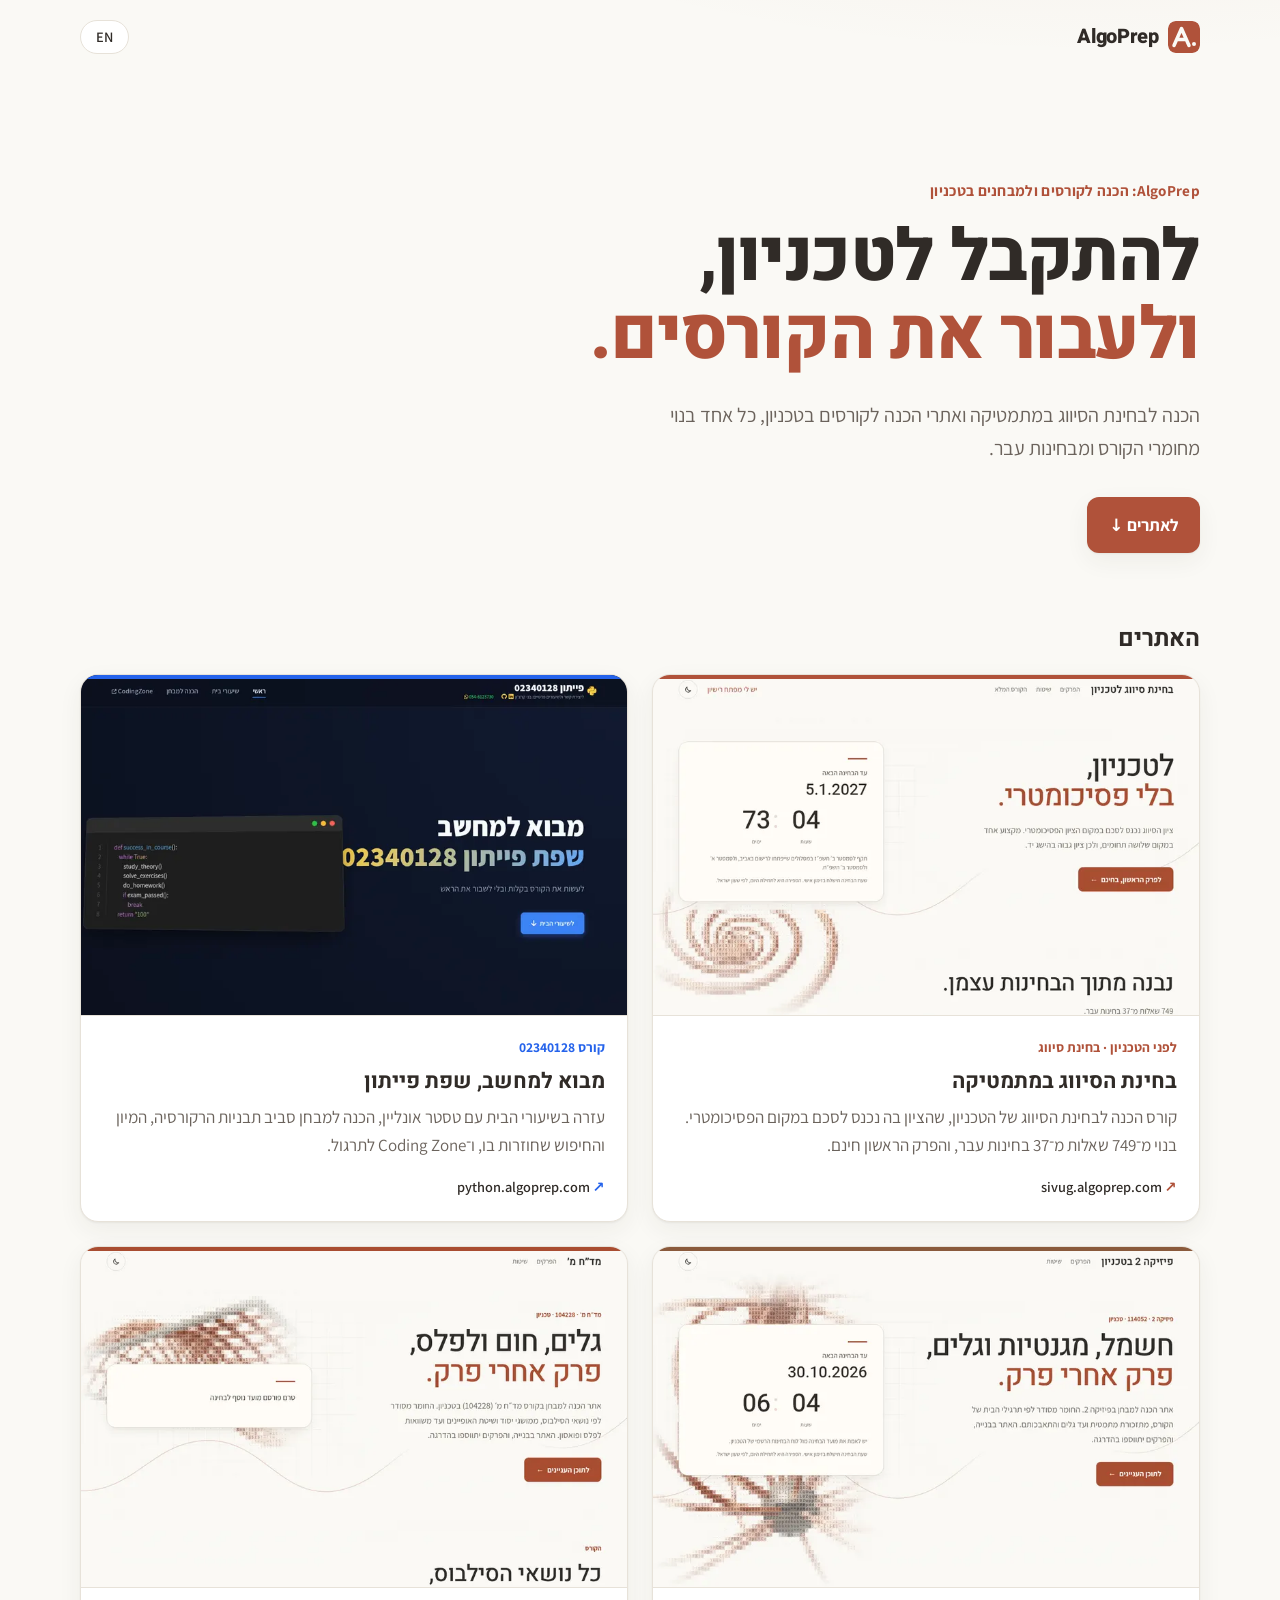
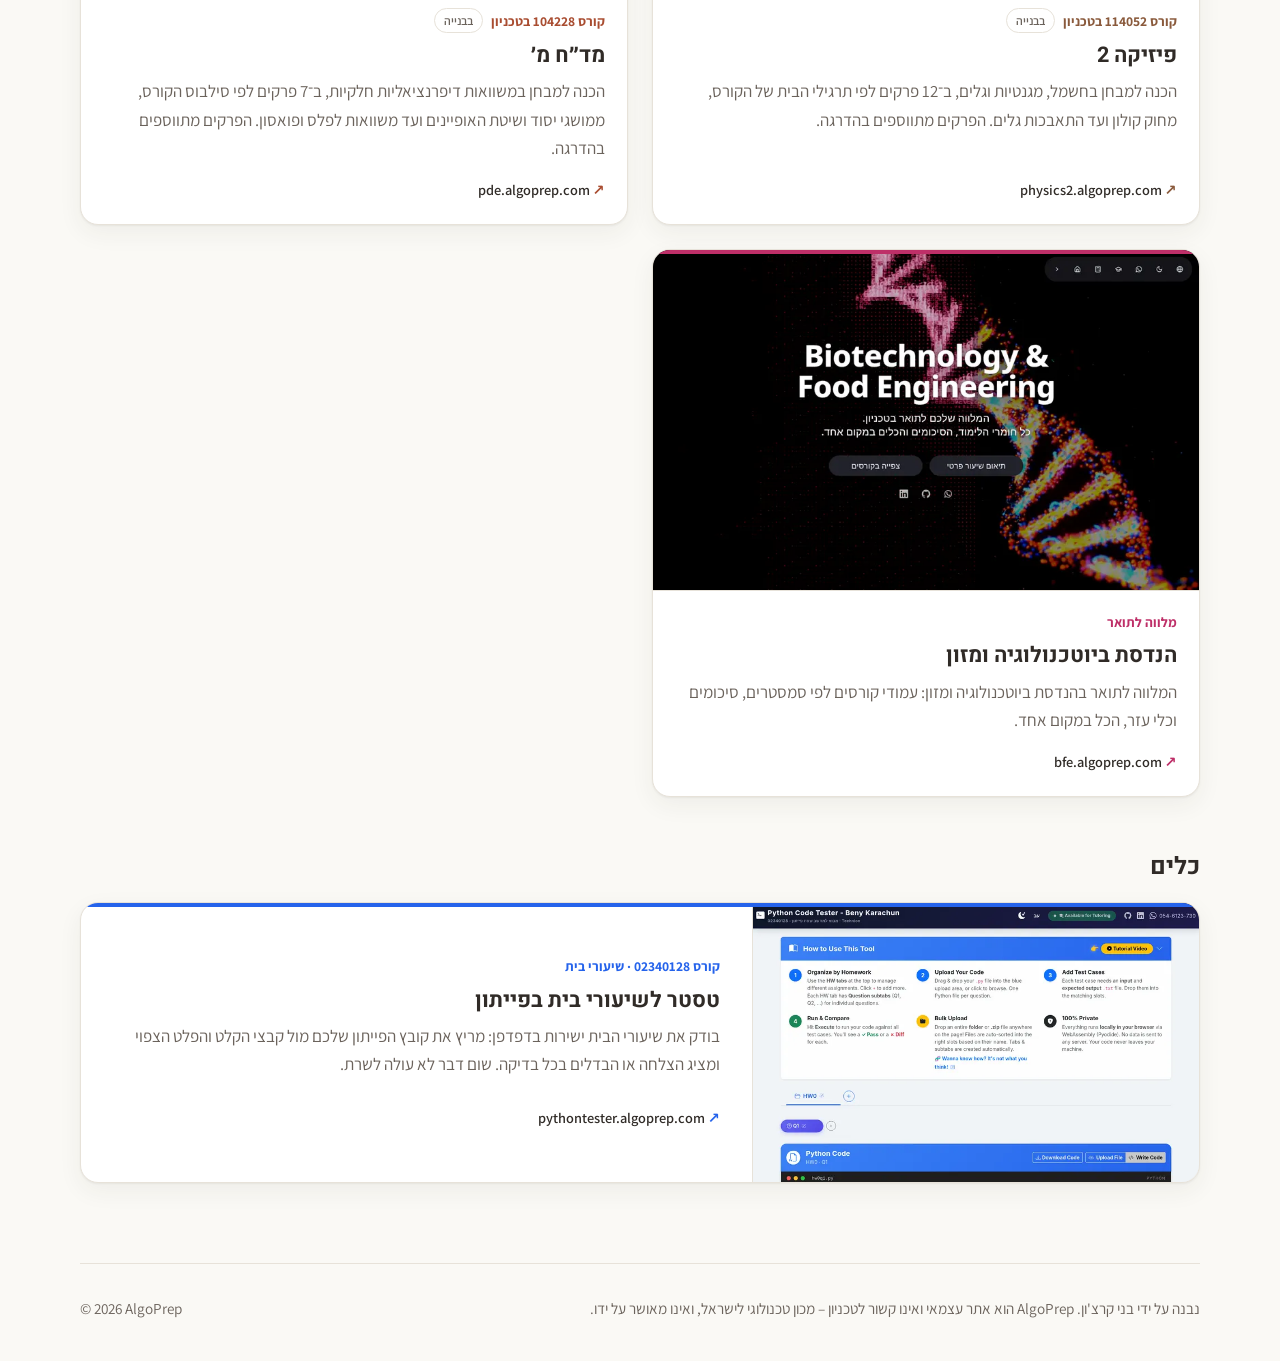
<file: index.html>
<!doctype html>
<html lang="he" dir="rtl">
<head>
<meta charset="utf-8">
<meta name="viewport" content="width=device-width, initial-scale=1">
<title>AlgoPrep · הכנה לקורסים ולמבחנים בטכניון</title>
<meta name="description" content="AlgoPrep: אתרי הכנה לקורסים ולמבחנים בטכניון. בחינת הסיווג במתמטיקה, מבוא למחשב בפייתון, פיזיקה 2, חומרי הלימוד של הנדסת ביוטכנולוגיה ומזון, וטסטר לשיעורי בית בפייתון.">
<meta name="theme-color" content="#FAF9F5" media="(prefers-color-scheme: light)">
<meta name="theme-color" content="#1C1A18" media="(prefers-color-scheme: dark)">
<link rel="canonical" href="https://algoprep.com/">
<link rel="icon" href="/assets/favicon.svg" type="image/svg+xml">
<link rel="icon" href="/favicon.png" type="image/png" sizes="32x32">
<link rel="apple-touch-icon" href="/assets/apple-touch-icon.png">
<meta property="og:type" content="website">
<meta property="og:site_name" content="AlgoPrep">
<meta property="og:locale" content="he_IL">
<meta property="og:url" content="https://algoprep.com/">
<meta property="og:title" content="AlgoPrep · הכנה לקורסים ולמבחנים בטכניון">
<meta property="og:description" content="בחינת הסיווג, מבוא למחשב בפייתון, פיזיקה 2 והנדסת ביוטכנולוגיה ומזון. כל אתרי ההכנה במקום אחד.">
<meta property="og:image" content="https://algoprep.com/assets/og-image.png">
<meta property="og:image:width" content="1200">
<meta property="og:image:height" content="630">
<meta name="twitter:card" content="summary_large_image">
<link rel="preconnect" href="https://fonts.googleapis.com">
<link rel="preconnect" href="https://fonts.gstatic.com" crossorigin>
<link rel="stylesheet" href="https://fonts.googleapis.com/css2?family=Assistant:wght@400;600;700&family=Heebo:wght@500;700;800&display=swap">
<link rel="stylesheet" href="/assets/style.css">
</head>
<body>
<a class="skip" href="#sites" data-en="Skip to content">דילוג לתוכן</a>

<header class="top wrap">
  <a class="brand" href="/" aria-label="AlgoPrep">
    <img src="/assets/favicon.svg" alt="" width="32" height="32">
    <span>AlgoPrep</span>
  </a>
  <button class="lang" type="button" id="lang" aria-label="Switch to English" data-en-label="עברית">EN</button>
</header>

<main>
  <section class="hero wrap">
    <p class="eyebrow" data-en="AlgoPrep: prep for Technion courses and exams">AlgoPrep: הכנה לקורסים ולמבחנים בטכניון</p>
    <h1><span data-en="Getting into the Technion,">להתקבל לטכניון,</span> <em data-en="and getting through it.">ולעבור את הקורסים.</em></h1>
    <p class="lead" data-en="Prep for the Technion math classification exam, and study sites for specific courses. Each one is built from the course material and past exams.">הכנה לבחינת הסיווג במתמטיקה ואתרי הכנה לקורסים בטכניון, כל אחד בנוי מחומרי הקורס ומבחינות עבר.</p>
    <a class="cta" href="#sites" data-en="See the sites ↓">לאתרים ↓</a>
  </section>

  <section id="sites" class="wrap" aria-labelledby="sites-title">
    <h2 id="sites-title" class="section-title" data-en="The sites">האתרים</h2>
    <ul class="grid">
      <li class="card" style="--accent:#B0523A">
        <a class="thumb" href="https://sivug.algoprep.com" tabindex="-1" aria-hidden="true"><img src="/assets/shots/sivug.webp" alt="" width="800" height="500" loading="lazy"></a>
        <div class="body">
          <p class="tag" data-en="Before the Technion · Classification exam">לפני הטכניון · בחינת סיווג</p>
          <h3><a href="https://sivug.algoprep.com" data-en="Math classification exam">בחינת הסיווג במתמטיקה</a></h3>
          <p data-en="A prep course for the Technion math classification exam, whose score counts toward admission instead of the psychometric exam. Built from 749 questions across 37 past exams; the first chapter is free.">קורס הכנה לבחינת הסיווג של הטכניון, שהציון בה נכנס לסכם במקום הפסיכומטרי. בנוי מ־749 שאלות מ־37 בחינות עבר, והפרק הראשון חינם.</p>
          <span class="url" dir="ltr">sivug.algoprep.com</span>
        </div>
      </li>
      <li class="card" style="--accent:#2563EB">
        <a class="thumb" href="https://python.algoprep.com" tabindex="-1" aria-hidden="true"><img src="/assets/shots/python.webp" alt="" width="800" height="500" loading="lazy"></a>
        <div class="body">
          <p class="tag" data-en="Course 02340128">קורס 02340128</p>
          <h3><a href="https://python.algoprep.com" data-en="Intro to CS in Python">מבוא למחשב, שפת פייתון</a></h3>
          <p data-en="Homework help with an online homework tester, exam prep built around recurring recursion, sorting and search patterns, and the Coding Zone for practice.">עזרה בשיעורי הבית עם טסטר אונליין, הכנה למבחן סביב תבניות הרקורסיה, המיון והחיפוש שחוזרות בו, ו־Coding Zone לתרגול.</p>
          <span class="url" dir="ltr">python.algoprep.com</span>
        </div>
      </li>
      <li class="card" style="--accent:#8A5A3C">
        <a class="thumb" href="https://physics2.algoprep.com" tabindex="-1" aria-hidden="true"><img src="/assets/shots/physics2.webp" alt="" width="800" height="500" loading="lazy"></a>
        <div class="body">
          <p class="tag"><span data-en="Technion course 114052">קורס 114052 בטכניון</span> <span class="badge" data-en="In progress">בבנייה</span></p>
          <h3><a href="https://physics2.algoprep.com" data-en="Physics 2">פיזיקה 2</a></h3>
          <p data-en="Exam prep for electricity, magnetism and waves, in 12 chapters that follow the course homework, from Coulomb's law to wave interference. Chapters are being added gradually.">הכנה למבחן בחשמל, מגנטיות וגלים, ב־12 פרקים לפי תרגילי הבית של הקורס, מחוק קולון ועד התאבכות גלים. הפרקים מתווספים בהדרגה.</p>
          <span class="url" dir="ltr">physics2.algoprep.com</span>
        </div>
      </li>
      <li class="card" style="--accent:#A94D31">
        <a class="thumb" href="https://pde.algoprep.com" tabindex="-1" aria-hidden="true"><img src="/assets/shots/pde.webp" alt="" width="800" height="500" loading="lazy"></a>
        <div class="body">
          <p class="tag"><span data-en="Technion course 104228">קורס 104228 בטכניון</span> <span class="badge" data-en="In progress">בבנייה</span></p>
          <h3><a href="https://pde.algoprep.com" data-en="Partial Differential Equations">מד״ח מ׳</a></h3>
          <p data-en="Exam prep for partial differential equations, in 7 chapters that follow the course syllabus, from basic concepts and the method of characteristics to the Laplace and Poisson equations. Chapters are being added gradually.">הכנה למבחן במשוואות דיפרנציאליות חלקיות, ב־7 פרקים לפי סילבוס הקורס, ממושגי יסוד ושיטת האופיינים ועד משוואות לפלס ופואסון. הפרקים מתווספים בהדרגה.</p>
          <span class="url" dir="ltr">pde.algoprep.com</span>
        </div>
      </li>
      <li class="card" style="--accent:#BE2F68">
        <a class="thumb" href="https://bfe.algoprep.com" tabindex="-1" aria-hidden="true"><img src="/assets/shots/bfe.webp" alt="" width="800" height="500" loading="lazy"></a>
        <div class="body">
          <p class="tag" data-en="Degree companion">מלווה לתואר</p>
          <h3><a href="https://bfe.algoprep.com" data-en="Biotechnology &amp; Food Engineering">הנדסת ביוטכנולוגיה ומזון</a></h3>
          <p data-en="A companion for the Biotechnology and Food Engineering degree: course pages organized by semester, summaries, and study tools in one place.">המלווה לתואר בהנדסת ביוטכנולוגיה ומזון: עמודי קורסים לפי סמסטרים, סיכומים וכלי עזר, הכל במקום אחד.</p>
          <span class="url" dir="ltr">bfe.algoprep.com</span>
        </div>
      </li>
    </ul>
  </section>
  <section id="tools" class="wrap tools" aria-labelledby="tools-title">
    <h2 id="tools-title" class="section-title" data-en="Tools">כלים</h2>
    <ul class="grid grid-tools">
      <li class="card card-wide" style="--accent:#2563EB">
        <a class="thumb" href="https://pythontester.algoprep.com" tabindex="-1" aria-hidden="true"><img src="/assets/shots/pythontester.webp" alt="" width="800" height="500" loading="lazy"></a>
        <div class="body">
          <p class="tag" data-en="Course 02340128 · Homework">קורס 02340128 · שיעורי בית</p>
          <h3><a href="https://pythontester.algoprep.com" data-en="Python homework tester">טסטר לשיעורי בית בפייתון</a></h3>
          <p data-en="Checks your homework right in the browser: it runs your .py file against the input and expected-output files and shows a pass or a diff for each test. Nothing is uploaded to a server.">בודק את שיעורי הבית ישירות בדפדפן: מריץ את קובץ הפייתון שלכם מול קבצי הקלט והפלט הצפוי ומציג הצלחה או הבדלים בכל בדיקה. שום דבר לא עולה לשרת.</p>
          <span class="url" dir="ltr">pythontester.algoprep.com</span>
        </div>
      </li>
    </ul>
  </section>
</main>

<footer class="foot wrap">
  <p><span data-en="Built by Beny Karachun.">נבנה על ידי בני קרצ'ון.</span> <span data-en="AlgoPrep is an independent website and is not affiliated with or endorsed by the Technion – Israel Institute of Technology.">AlgoPrep הוא אתר עצמאי ואינו קשור לטכניון – מכון טכנולוגי לישראל, ואינו מאושר על ידו.</span></p>
  <p dir="ltr">© <span id="y">2026</span> AlgoPrep</p>
</footer>

<script src="/assets/lang.js" defer></script>
</body>
</html>
</file>
<file: assets/style.css>
:root{
  --bg:#FAF9F5; --surface:#FFFFFF; --ink:#302B27; --muted:#6B635C; --line:#E7E2D9;
  --brand:#B0523A; --brand-ink:#FFFFFF; --shadow:0 1px 2px rgba(48,43,39,.06),0 8px 24px rgba(48,43,39,.06);
  --radius:18px; --max:1120px;
  --font:"Assistant",system-ui,-apple-system,"Segoe UI",Arial,sans-serif;
  --display:"Heebo","Assistant",system-ui,Arial,sans-serif;
  color-scheme:light dark;
}
@media (prefers-color-scheme:dark){
  :root{--bg:#1C1A18;--surface:#262320;--ink:#F1ECE5;--muted:#B3AA9F;--line:#3A3531;--brand:#D9775C;--brand-ink:#1C1A18;
  --shadow:0 1px 2px rgba(0,0,0,.3),0 8px 24px rgba(0,0,0,.25)}
}
*{box-sizing:border-box}
html{scroll-behavior:smooth}
@media (prefers-reduced-motion:reduce){html{scroll-behavior:auto}*{transition:none!important}}
body{margin:0;min-height:100vh;background-repeat:no-repeat;background:var(--bg);color:var(--ink);font:400 1.0625rem/1.65 var(--font);-webkit-font-smoothing:antialiased;
  background-image:radial-gradient(1200px 500px at 85% -10%,color-mix(in srgb,var(--brand) 10%,transparent),transparent 70%)}
img{max-width:100%;display:block}
a{color:inherit}
.wrap{width:min(100% - 2.5rem,var(--max));margin-inline:auto}
.skip{position:absolute;inset-inline-start:1rem;top:-3rem;background:var(--ink);color:var(--bg);padding:.5rem 1rem;border-radius:8px;z-index:10}
.skip:focus{top:1rem}
:focus-visible{outline:3px solid var(--brand);outline-offset:3px;border-radius:6px}

.top{display:flex;align-items:center;justify-content:space-between;padding-block:1.25rem}
.brand{display:inline-flex;align-items:center;gap:.6rem;text-decoration:none;font:800 1.25rem/1 var(--display);letter-spacing:-.01em}
.brand img{border-radius:8px}
.lang{font:600 .9rem/1 var(--font);color:var(--ink);background:var(--surface);border:1px solid var(--line);border-radius:999px;padding:.55rem .95rem;cursor:pointer;min-width:3rem}
.lang:hover{border-color:var(--brand)}

.hero{padding-block:clamp(3rem,9vw,6.5rem) clamp(2.5rem,6vw,4.5rem)}
.eyebrow{margin:0 0 1rem;color:var(--brand);font-weight:700;font-size:.95rem;letter-spacing:.02em}
h1{margin:0;font:800 clamp(2.4rem,6.5vw,4.5rem)/1.08 var(--display);letter-spacing:-.02em;max-width:20ch}
h1 em{font-style:normal;color:var(--brand);display:block}
.lead{margin:1.5rem 0 2rem;max-width:56ch;color:var(--muted);font-size:clamp(1.05rem,2vw,1.25rem)}
.cta{display:inline-flex;align-items:center;gap:.5rem;background:var(--brand);color:var(--brand-ink);text-decoration:none;font-weight:700;padding:.9rem 1.4rem;border-radius:12px;box-shadow:var(--shadow);transition:transform .15s}
.cta:hover{transform:translateY(-2px)}

.section-title{font:700 1.5rem/1.2 var(--display);margin:0 0 1.25rem}
.grid{list-style:none;margin:0;padding:0;display:grid;gap:1.25rem;grid-template-columns:repeat(auto-fill,minmax(min(100%,320px),1fr))}
@media (min-width:900px){.grid{grid-template-columns:repeat(2,1fr);gap:1.5rem}}
.card{position:relative;display:flex;flex-direction:column;background:var(--surface);border:1px solid var(--line);border-radius:var(--radius);overflow:hidden;box-shadow:var(--shadow);transition:transform .2s,border-color .2s}
.card:hover,.card:focus-within{transform:translateY(-3px);border-color:color-mix(in srgb,var(--accent) 55%,var(--line))}
.card::before{content:"";position:absolute;inset-inline:0;top:0;height:4px;background:var(--accent);z-index:1}
.thumb{display:block;aspect-ratio:16/10;overflow:hidden;background:var(--line);border-bottom:1px solid var(--line)}
.thumb img{width:100%;height:100%;object-fit:cover;object-position:top;transition:transform .4s}
.card:hover .thumb img{transform:scale(1.03)}
.body{padding:1.25rem 1.4rem 1.4rem;display:flex;flex-direction:column;gap:.5rem;flex:1}
.tag{margin:0;font-size:.85rem;font-weight:700;color:var(--accent);display:flex;gap:.5rem;align-items:center;flex-wrap:wrap}
@media (prefers-color-scheme:dark){.tag{color:color-mix(in srgb,var(--accent) 70%,white)}}
.badge{font-size:.75rem;font-weight:600;color:var(--muted);border:1px solid var(--line);border-radius:999px;padding:.1rem .55rem}
.card h3{margin:0;font:700 1.35rem/1.3 var(--display)}
.card h3 a{text-decoration:none}
.card h3 a::after{content:"";position:absolute;inset:0;z-index:2}
.card p:not(.tag){margin:0;color:var(--muted)}
.url{margin-top:auto;padding-top:.5rem;font-size:.9rem;font-weight:600;color:var(--ink);align-self:flex-start}
[dir=rtl] .url{align-self:flex-start}
.url::after{content:" ↗";color:var(--accent)}

.foot{margin-top:clamp(3rem,8vw,5rem);padding-block:2rem 2.5rem;border-top:1px solid var(--line);color:var(--muted);font-size:.95rem;display:flex;flex-wrap:wrap;justify-content:space-between;gap:.5rem 2rem}
.foot p{margin:0}
.notfound{min-height:60vh}
.tools{margin-top:clamp(2.5rem,6vw,3.5rem)}
.grid-tools{grid-template-columns:1fr}
@media (min-width:760px){
  .card-wide{flex-direction:row}
  .card-wide .thumb{flex:0 0 40%;aspect-ratio:16/10;border-bottom:0;border-inline-start:0;border-inline-end:1px solid var(--line)}
  .card-wide .body{justify-content:center;padding:1.75rem 2rem}
  .card-wide .url{margin-top:.75rem}
}
</file>
